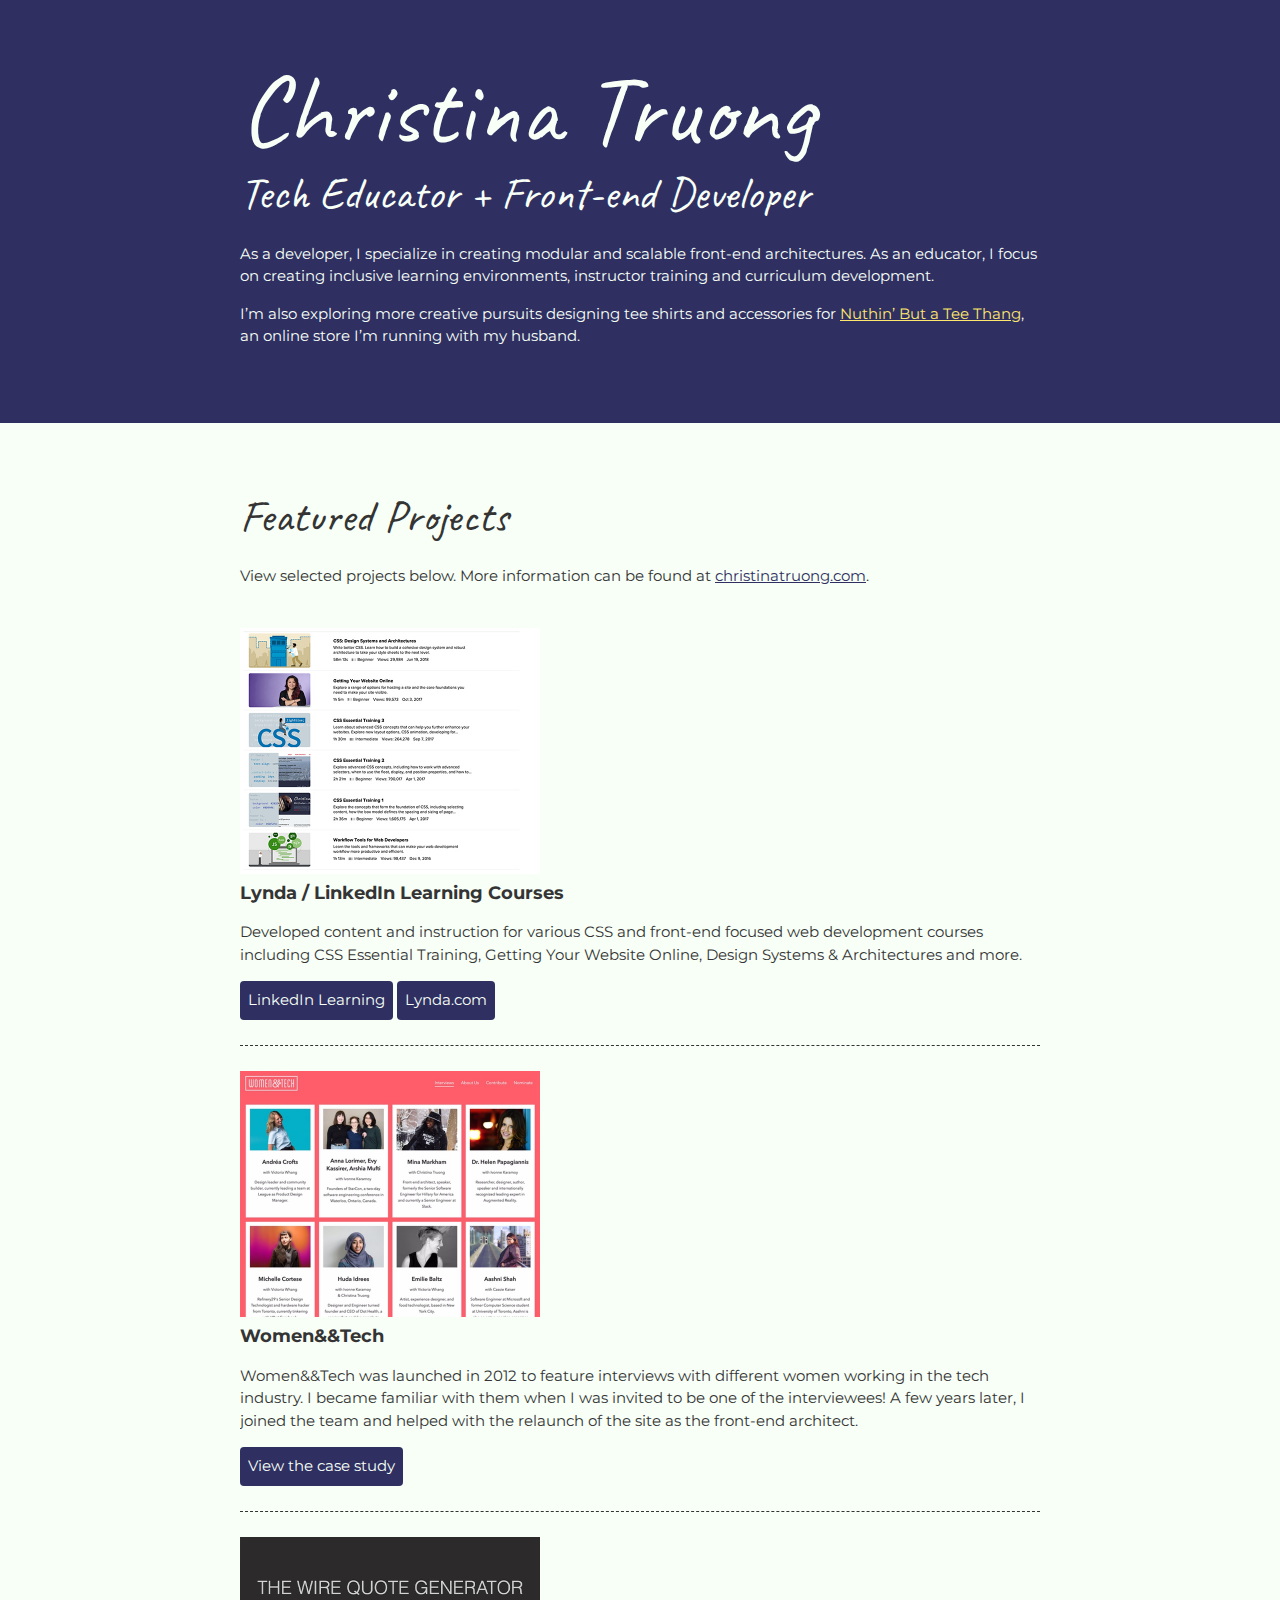
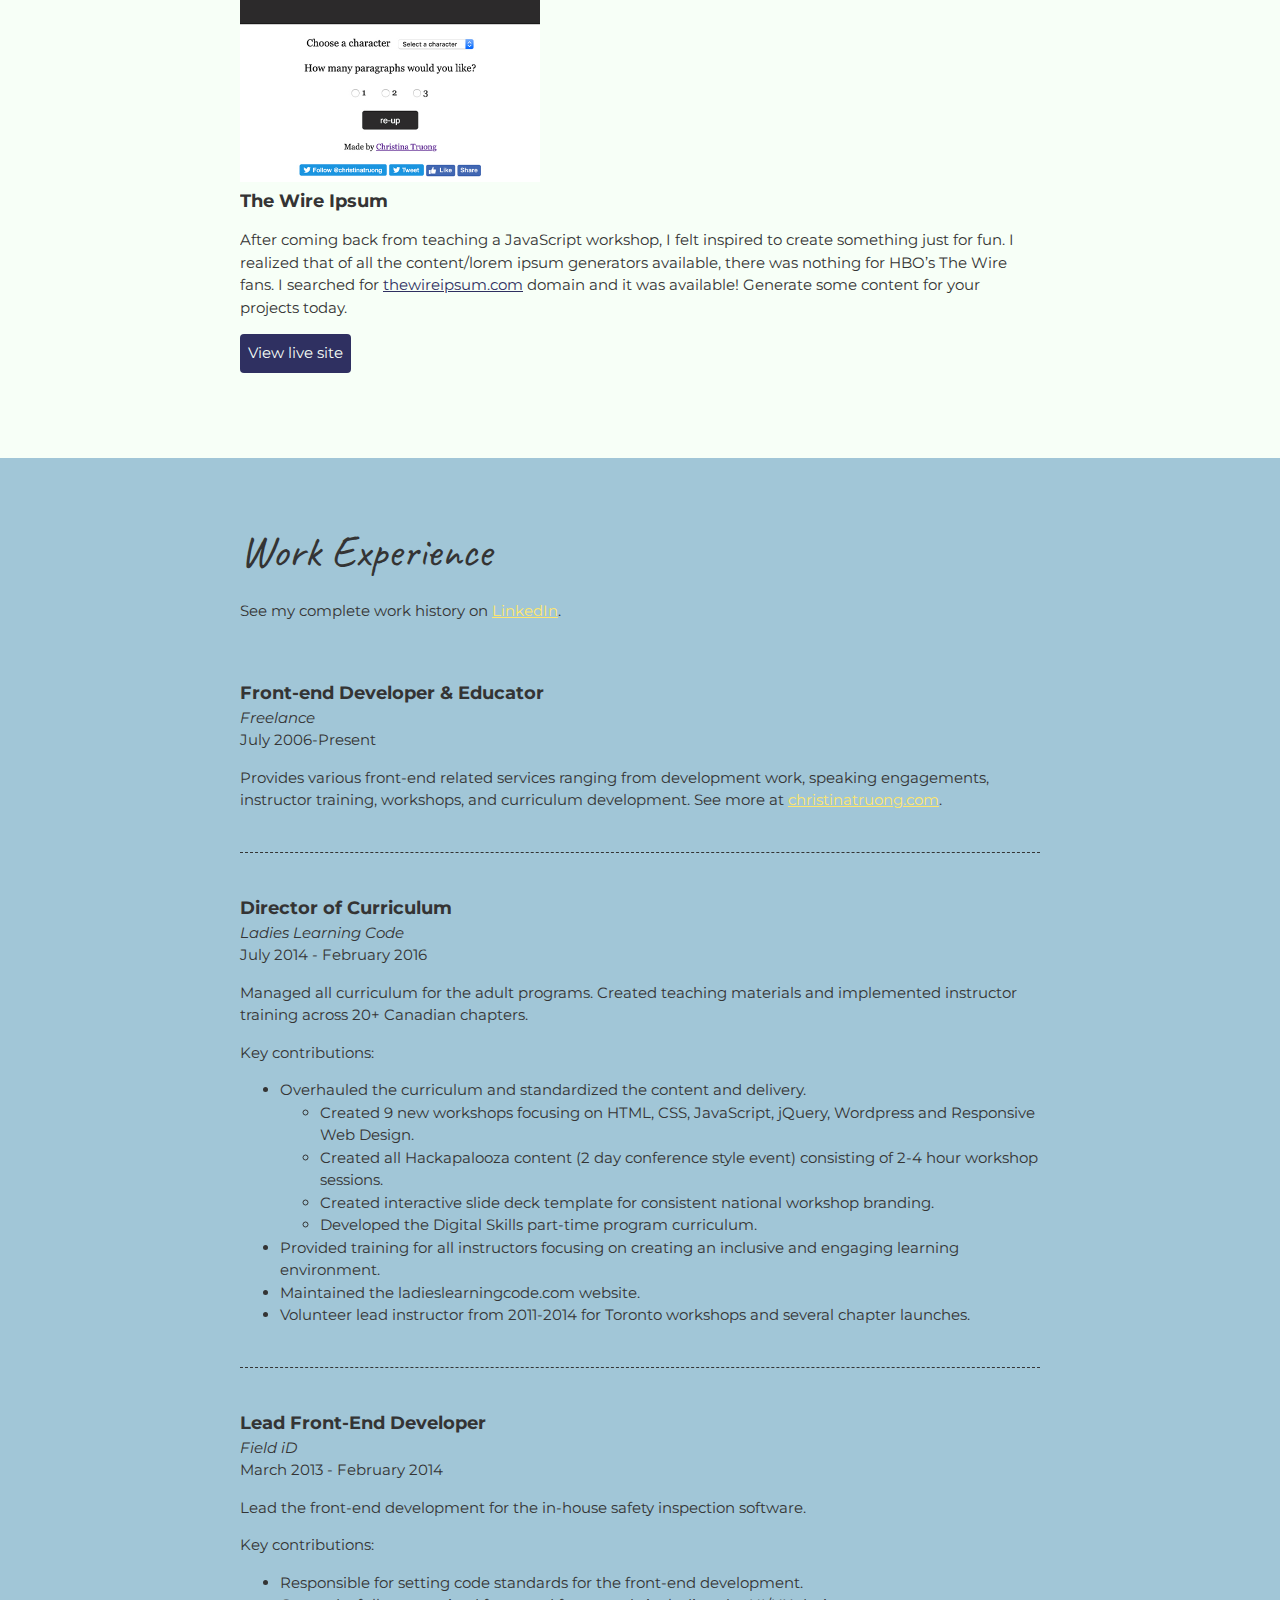
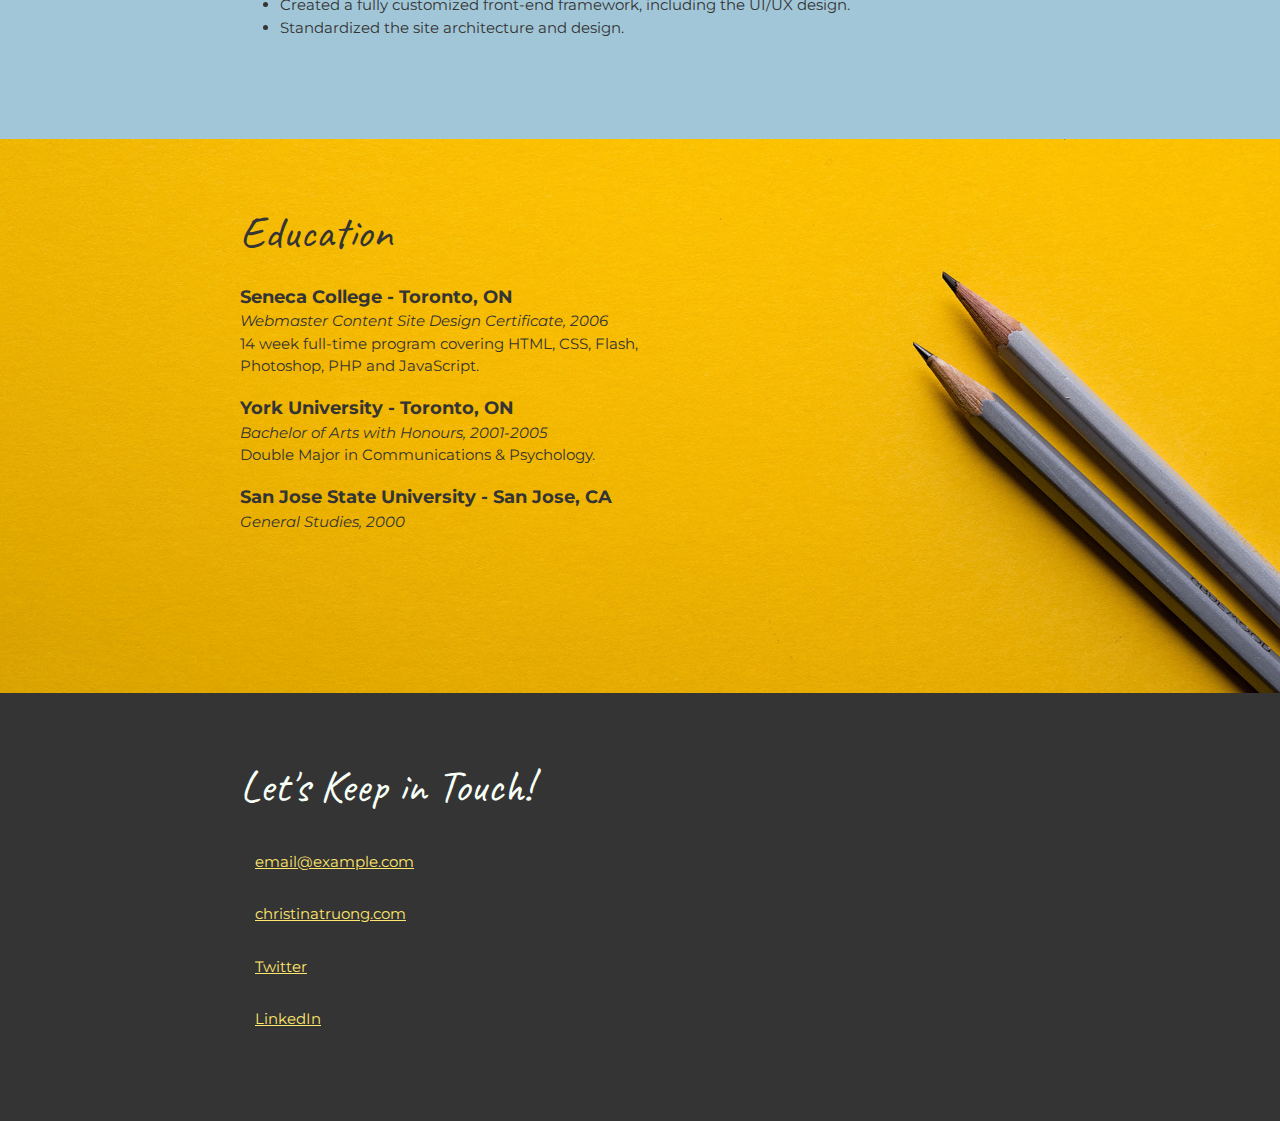
<file: Basics/index.html>
<!DOCTYPE html>
<html lang="en">
  <head>
    <meta charset="UTF-8">
    <meta name="viewport" content="width=device-width, initial-scale=1.0">
    <title>Christina Truong, Tech Educator + Front-end Developer</title>
    <link href="https://fonts.googleapis.com/css?family=Caveat|Montserrat:400,600&display=swap" rel="stylesheet">
    <link rel="stylesheet" href="css/styles.css">
  </head>
  <body>
    <main>
      <!-- ***************  ABOUT / PROFILE  **************** -->
      <header>
        <div class="content-wrap">
          <h1>Christina Truong</h1>
          <h2>Tech Educator + Front-end Developer</h2>

          <p>As a developer, I specialize in creating modular and scalable front-end architectures. As an educator, I focus on creating inclusive learning environments, instructor training and curriculum development.</p>
          <p>I’m also exploring more creative pursuits designing tee shirts and accessories for <a href="http://teethang.com" target="_blank">Nuthin’ But a Tee Thang</a>, an online store I’m running with my husband.</p>
        </div>
      </header>

      <!-- ************ PROJECTS / PORTFOLIO  ************** -->
      <section class="projects">
        <div class="content-wrap divider">
          <h2>Featured Projects</h2>
          <p>View selected projects below. More information can be found at <a href="http://christinatruong.com">christinatruong.com</a>.</p>

          <!-- Project 1 -->
          <section class="project-item">
            <img src="images/project-courses.jpg" alt="Lynda & LinkedIn Learning course list">
            <h3>Lynda / LinkedIn Learning Courses</h3>
            <p>Developed content and instruction for various CSS and front-end focused web development courses including CSS Essential Training, Getting Your Website Online, Design Systems & Architectures and more.</p>
            <a class="btn" href="https://www.linkedin.com/learning/instructors/christina-truong?u=2125562" target="_blank">LinkedIn Learning</a>
            <a class="btn" href="https://www.lynda.com/Christina-Truong/7842227-1.html">Lynda.com</a>
          </section>

          <!-- Project 2 -->
          <section class="project-item">
            <img src="images/project-women-tech.jpg" alt="Women and Tech website">
            <h3>Women&&Tech</h3>
            <p>Women&&Tech was launched in 2012 to feature interviews with different women working in the tech industry. I became familiar with them when I was invited to be one of the interviewees! A few years later, I joined the team and helped with the relaunch of the site as the front-end architect.</p>
            <a class="btn" href="http://christinatruong.com/projects/women-and-tech-redesign.html" target="_blank">View the case study</a>
          </section>

          <!-- Project 3 -->
          <section class="project-item">
            <img src="images/project-wire-ipsum.jpg" alt="The Wire Ipsum website">
            <h3>The Wire Ipsum</h3>
            <p>After coming back from teaching a JavaScript workshop, I felt inspired to create something just for fun. I realized that of all the content/lorem ipsum generators available, there was nothing for HBO’s The Wire fans. I searched for <a href="http://thewireipsum.com" target="_blank">thewireipsum.com</a> domain and it was available! Generate some content for your projects today.</p>
            <a class="btn" href="http://thewireipsum.com" target="_blank">View live site</a>
          </section>
        </div>
      </section>

      <!-- ****************  WORK EXPERIENCE  ******************** -->
      <section class="work-experience">
        <div class="content-wrap item-details divider">
          <h2>Work Experience</h2>
          <p>See my complete work history on <a href="https://www.linkedin.com/in/christinatruong/">LinkedIn</a>.</p>

          <!-- Job 1 -->
          <section class="job-item">
            <div class="job-details">
              <h3>Front-end Developer & Educator</h3>
              <p>Freelance</p>
              <p>July 2006-Present</p>
            </div>
            <div class="job-summary">
              <p>Provides various front-end related services ranging from development work, speaking engagements, instructor training, workshops, and curriculum development. See more at  <a href="http://christinatruong.com">christinatruong.com</a>.</p>
            </div>
          </section>

          <!-- Job 2 -->
          <section class="job-item">
            <div class="job-details">
              <h3>Director of Curriculum</h3>
              <p>Ladies Learning Code</p>
              <p>July 2014 - February 2016</p>
            </div>
            <div class="job-summary">
              <p>Managed all curriculum for the adult programs. Created teaching materials and implemented instructor training across 20+ Canadian chapters.</p>
              <p>Key contributions:</p>
              <ul>
                <li>Overhauled the curriculum and standardized the content and delivery.
                  <ul>
                    <li>Created 9 new workshops focusing on HTML, CSS, JavaScript, jQuery, Wordpress and Responsive Web Design.</li>
                    <li>Created all Hackapalooza content (2 day conference style event) consisting of 2-4 hour workshop sessions.</li>
                    <li>Created interactive slide deck template for consistent national workshop branding.</li>
                    <li>Developed the Digital Skills part-time program curriculum.</li>
                  </ul>
                </li>
                <li>Provided training for all instructors focusing on creating an inclusive and engaging learning environment.</li>
                <li>Maintained the ladieslearningcode.com website.</li>
                <li>Volunteer lead instructor from 2011-2014 for Toronto workshops and several chapter launches.</li>
              </ul>
            </div>
          </section>

          <!-- Job 3 -->
          <section class="job-item">
            <div class="job-details">
              <h3>Lead Front-End Developer</h3>
              <p>Field iD</p>
              <p>March 2013 - February 2014</p>
            </div>
            <div class="job-summary">
              <p>Lead the front-end development for the in-house safety inspection software.</p>
              <p>Key contributions:</p>
              <ul>
                <li>Responsible for setting code standards for the front-end development.</li>
                <li>Created a fully customized front-end framework, including the UI/UX design.</li>
                <li>Standardized the site architecture and design.</li>
              </ul>
            </div>
          </section>
        </div>
      </section>

      <!-- *************  EDUCATION & CERTIFICATIONS *********** -->
      <section class="education">
        <div class="content-wrap item-details">
          <h2>Education</h2>

          <section>
            <h3>Seneca College - Toronto, ON</h3>
            <p>Webmaster Content Site Design Certificate, 2006</p>
            <p>14 week full-time program covering HTML, CSS, Flash, Photoshop, PHP and JavaScript.</p>
          </section>

          <section>
            <h3>York University - Toronto, ON</h3>
            <p>Bachelor of Arts with Honours, 2001-2005</p>
            <p>Double Major in Communications & Psychology.</p>
          </section>

          <section>
            <h3>San Jose State University - San Jose, CA</h3>
            <p>General Studies, 2000</p>
          </section>
        </div>
      </section>

      <!-- ************  CONTACT INFO / SOCIAL MEDIA  ************ -->
      <footer>
        <div class="content-wrap">
          <h2>Let's Keep in Touch!</h2>

          <!-- Social media and contact links. Add or remove any networks. -->
          <ul class="contact-list">
            <li><a href="mailto:email@example.com">email@example.com</a></li>
            <li><a href="http://christinatruong.com" target="_blank">christinatruong.com</a></li>
            <li><a href="http://twitter.com/christinatruong" target="_blank">Twitter</a></li>
            <li><a href="#" target="_blank">LinkedIn</a></li>
          </ul>
        </div>
      </footer>
    </main>
  </body>
</html>
</file>
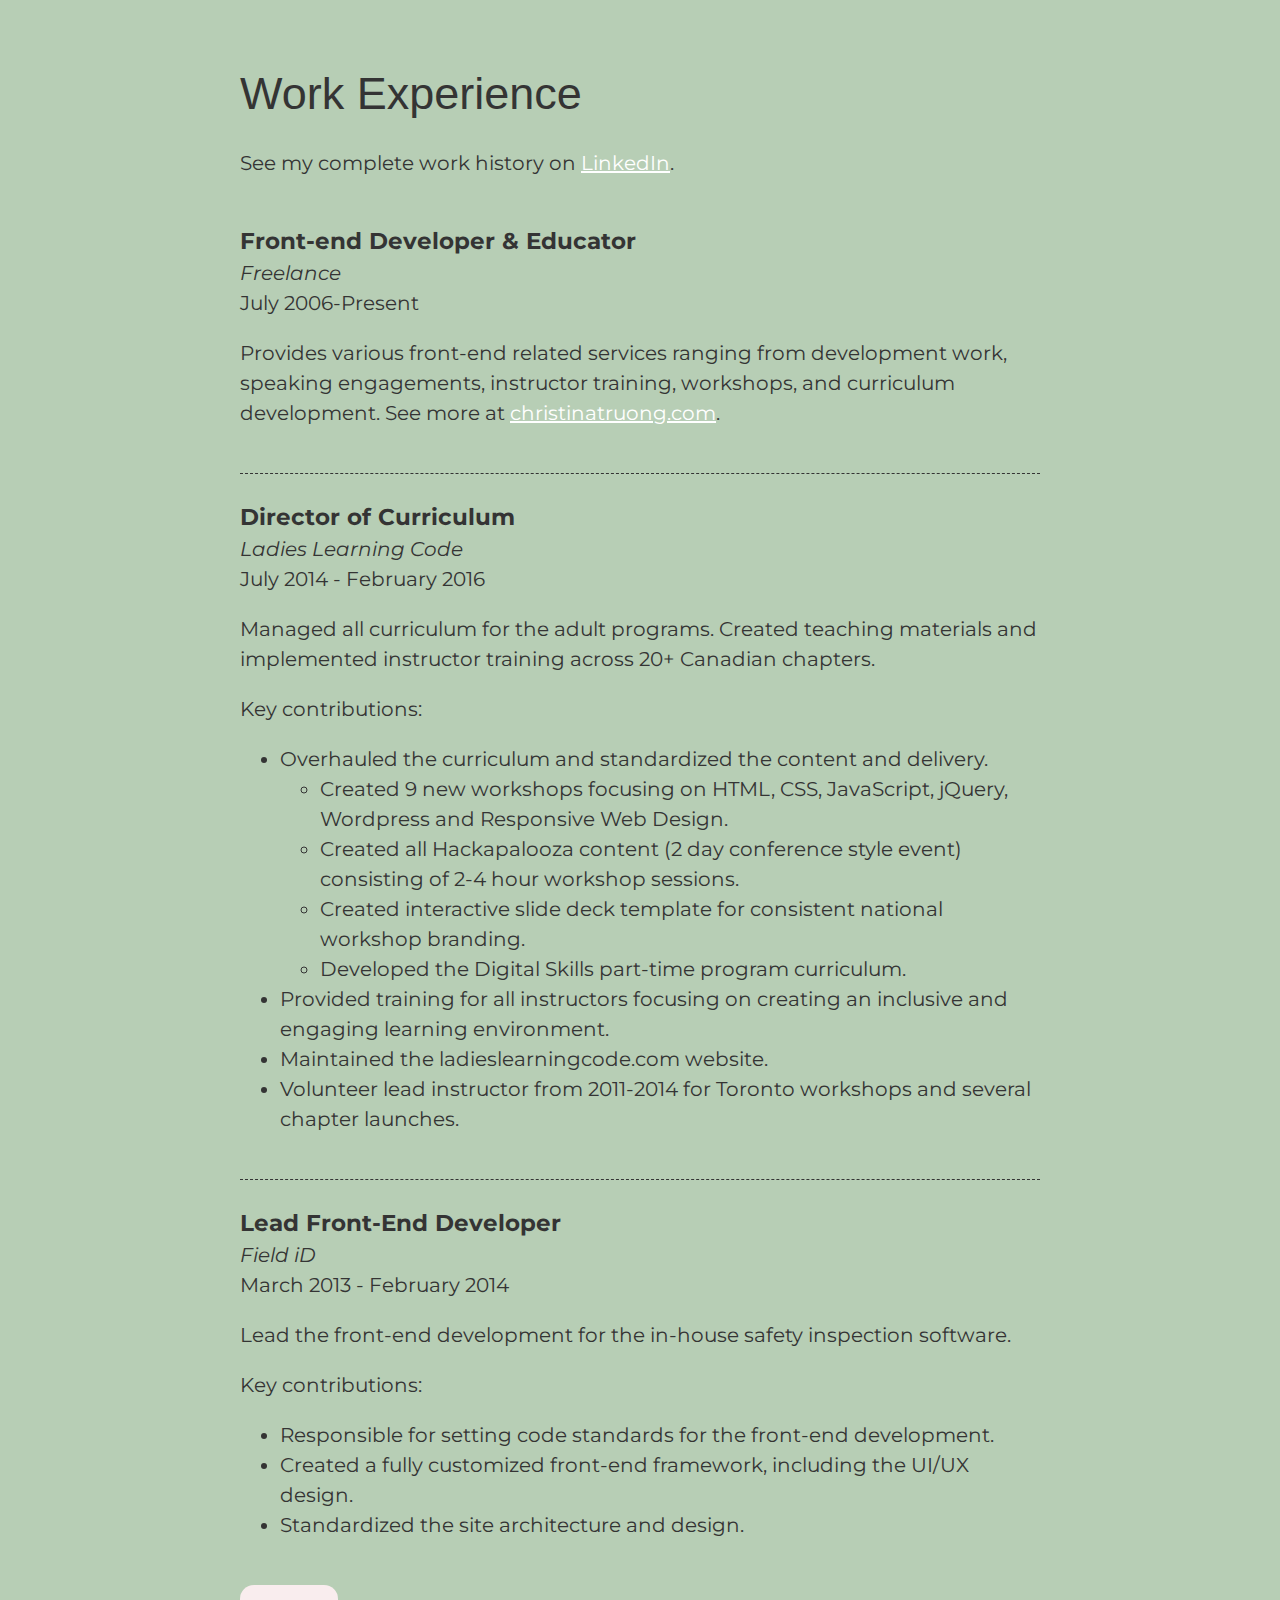
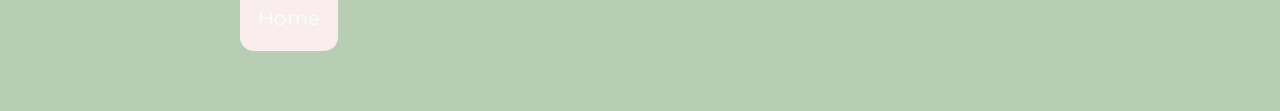
<file: Challenge2_CSS_Basics_hand_in/work-experience.html>
<!DOCTYPE html>
<html lang="en">
  <head>
    <meta charset="UTF-8">
    <meta name="viewport" content="width=device-width, initial-scale=1.0">
    <title>Christina Truong, Tech Educator + Front-end Developer</title>
    <link href="https://fonts.googleapis.com/css?family=Caveat|Montserrat:400,600&display=swap" rel="stylesheet">
    <link rel="stylesheet" href="css/styles.css">
  </head>
  <body>
    <main>
      <!-- ****************  WORK EXPERIENCE  ******************** -->
      <section class="work-experience">
        <div class="content-wrap item-details divider">
          <h2>Work Experience</h2>
          <p>See my complete work history on <a href="https://www.linkedin.com/in/christinatruong/">LinkedIn</a>.</p>

          <!-- Job 1 -->
          <section class="job-item">
            <div class="job-details">
              <h3>Front-end Developer & Educator</h3>
              <p>Freelance</p>
              <p>July 2006-Present</p>
            </div>
            <div class="job-summary">
              <p>Provides various front-end related services ranging from development work, speaking engagements, instructor training, workshops, and curriculum development. See more at  <a href="http://christinatruong.com">christinatruong.com</a>.</p>
            </div>
          </section>

          <!-- Job 2 -->
          <section class="job-item">
            <div class="job-details">
              <h3>Director of Curriculum</h3>
              <p>Ladies Learning Code</p>
              <p>July 2014 - February 2016</p>
            </div>
            <div class="job-summary">
              <p>Managed all curriculum for the adult programs. Created teaching materials and implemented instructor training across 20+ Canadian chapters.</p>
              <p>Key contributions:</p>
              <ul>
                <li>Overhauled the curriculum and standardized the content and delivery.
                  <ul>
                    <li>Created 9 new workshops focusing on HTML, CSS, JavaScript, jQuery, Wordpress and Responsive Web Design.</li>
                    <li>Created all Hackapalooza content (2 day conference style event) consisting of 2-4 hour workshop sessions.</li>
                    <li>Created interactive slide deck template for consistent national workshop branding.</li>
                    <li>Developed the Digital Skills part-time program curriculum.</li>
                  </ul>
                </li>
                <li>Provided training for all instructors focusing on creating an inclusive and engaging learning environment.</li>
                <li>Maintained the ladieslearningcode.com website.</li>
                <li>Volunteer lead instructor from 2011-2014 for Toronto workshops and several chapter launches.</li>
              </ul>
            </div>
          </section>

          <!-- Job 3 -->
          <section class="job-item">
            <div class="job-details">
              <h3>Lead Front-End Developer</h3>
              <p>Field iD</p>
              <p>March 2013 - February 2014</p>
            </div>
            <div class="job-summary">
              <p>Lead the front-end development for the in-house safety inspection software.</p>
              <p>Key contributions:</p>
              <ul>
                <li>Responsible for setting code standards for the front-end development.</li>
                <li>Created a fully customized front-end framework, including the UI/UX design.</li>
                <li>Standardized the site architecture and design.</li>
              </ul>
            </div>
          </section>
            <style>

</style>


<a class="btn" href="index.html" target="_blank"> Home</a>
           
        </div>
      </section>
     
    </main>
  </body>
</html>
</file>
<file: Basics/css/styles.css>
/*
COLOR PALETTE
https://coolors.co/f7fff7-343434-2f3061-ffe66d-a1c6d7
#F7FFF7 - almost white
#343434 - dark gray - almost black
#2F3061 - blue dark
#FFE66D - yellow
#A1C6D7 - blue light
*/


/* Global styles
------------------------------------*/
html {
  box-sizing: border-box;
}
*, *:before, *:after {
  box-sizing: inherit;
}

body {
  color: #343434;
  margin: 0;
  padding: 0;
  font-family: 'Montserrat', sans-serif;
  font-size: 15px;
  line-height: 1.5;
}
img {
  width: 300px;
}
a {
  color: #FFE66D;
}
a:hover {
  text-decoration: none;
}
h1 {
  font-size: 100px;
  line-height: 1;
}
h2 {
  font-size: 45px;
}
h1, h2 {
  font-family: 'Caveat', cursive;
  font-weight: 400;
  margin: 0;
}
.content-wrap {
  max-width: 800px;
  width: 85%;
  margin: 0 auto;
  padding: 60px 0;
}
h3 {
  margin-bottom: 0;
}
.item-details h3 + p {
  font-style: italic;
}
.item-details h3 ~ p {
  margin: 0;
}
.divider > section {
  border-bottom: 1px dashed #343434;
  padding: 25px 0;
}
.divider > section:last-of-type {
  border-bottom: none;
}


/* Profile
------------------------------------*/
header {
  background: #2F3061;
  color: #F7FFF7;
}


/* Projects
------------------------------------*/
.projects {
  background: #F7FFF7;
}
.projects a {
  color: #2F3061;
}
.projects .btn {
  color: #F7FFF7;
  background: #2F3061;
  text-decoration: none;
  padding: 8px;
  border-radius: 4px;
  display: inline-block;
}
.projects .btn:hover {
  background: rgba(47, 48, 97, 80%);
}
.project-item {
  overflow: hidden;
}
.project-item h3 {
  margin-top: 0;
}


/* Work Experience
------------------------------------*/
.work-experience {
  background: #A1C6D7;
}



/* Education
------------------------------------*/
.education {
  background-image: url(../images/joanna-kosinska-unsplash.jpg);
  background-size: cover;
  background-position: top right;
  padding-bottom: 100px;
}
.education p {
  width: 60%;
}


/* Contact Info
------------------------------------*/
footer {
  background: #343434;
  color: #F7FFF7;
}
.contact-list {
  list-style-type: none;
  padding: 0;
}
.contact-list a {
  padding: 15px;
  display: inline-block;
}
</file>
<file: Challenge2_CSS_Basics_hand_in/css/styles.css>
/* COLOR PALETTE


https://coolors.co/e63946-f9edee-e3f4f4-b7ceb5-191818


#E63946  - bright red


#F9EDEe  - soft pink


#E3F4F4  - mint blue


#B7CEB5  - mint green


#191818  - black




/* Global styles


------------------------------------*/


html {
 box-sizing: border-box;
}


*, *:before, *:after {
 box-sizing: inherit;
}




body {
 color: #343434;
 margin: 0;
 padding: 0;
 font-family: 'Montserrat', sans-serif;
 font-size: 20px;
 line-height: 1.5;
}


img {
 width: 300px;
}


a {
 color: #FFF;
}


a:hover {
 text-decoration: none;
}


h1 {
 font-size: 100px;
 line-height: 1;
}


h2 {
 font-size: 45px;
}


h1, h2 {
 font-family: 'https://fonts.google.com/specimen/Girassol', sans-serif;
 font-weight: 500;
 margin: 0;
}


.content-wrap {
 max-width: 800px;
 width: 85%;
 margin: 0 auto;
 padding: 60px 0;
}


h3 {
 margin-bottom: 0;
}


.item-details h3 + p {
 font-style: italic;
}


.item-details h3 ~ p {
 margin: 0;
}


.divider > section {
 border-bottom: 1px dashed #343434;
 padding: 25px 0;
}


.divider > section:last-of-type {
 border-bottom: none;
}

/* Profile
------------------------------------*/

header {
 background: #050505;
 color: #F7FFF7;
}


/* Projects
------------------------------------*/

.projects {
 background: #F4E3E3;
}

.projects a {
 color: #E63946;
}

.projects .btn {
 color: #F7FFF7;
 background: #B7CEB5;
 text-decoration: none;
 padding: 8px;
 border-radius: 4px;
 display: inline-block;
}

.projects .btn:hover {
 background: rgba(47, 48, 97, 80%);
}

.project-item {
 overflow: hidden;
}

.project-item h3 {
 margin-top: 0;
}

/* Work Experience
------------------------------------*/

.work-experience {
 background:#B7CEB5;
}


.work-exprience a {
 color: #E63946;
}

.work-experience .btn {
 color: #F7FFF7;
 background: #F9EDEE;
 text-decoration: none;
 padding: 18px;
 border-radius: 14px;
 display: inline-block;
}

.work-experience .btn:hover {
 background: rgba(202, 68, 88, 80%);
}

.work-experience-item {
 overflow: hidden;
}

.work-experience h3 {
 margin-top: 0;
}

/* Education
------------------------------------*/
.education{
 background-image: url(../images/backgroundnotes.jpg);
 background-size: cover;
 background-position: top right;
 padding-bottom: 100px;
}

.education p {
 width: 60%;
}

/* Contact Info

------------------------------------*/


footer {
 background: #E63946;
 color: #F7FFF7;
}


.contact-list {
 list-style-type: none;
 padding: 0;
}


.contact-list a {
 padding: 15px;
 display: inline-block;
}
</file>
